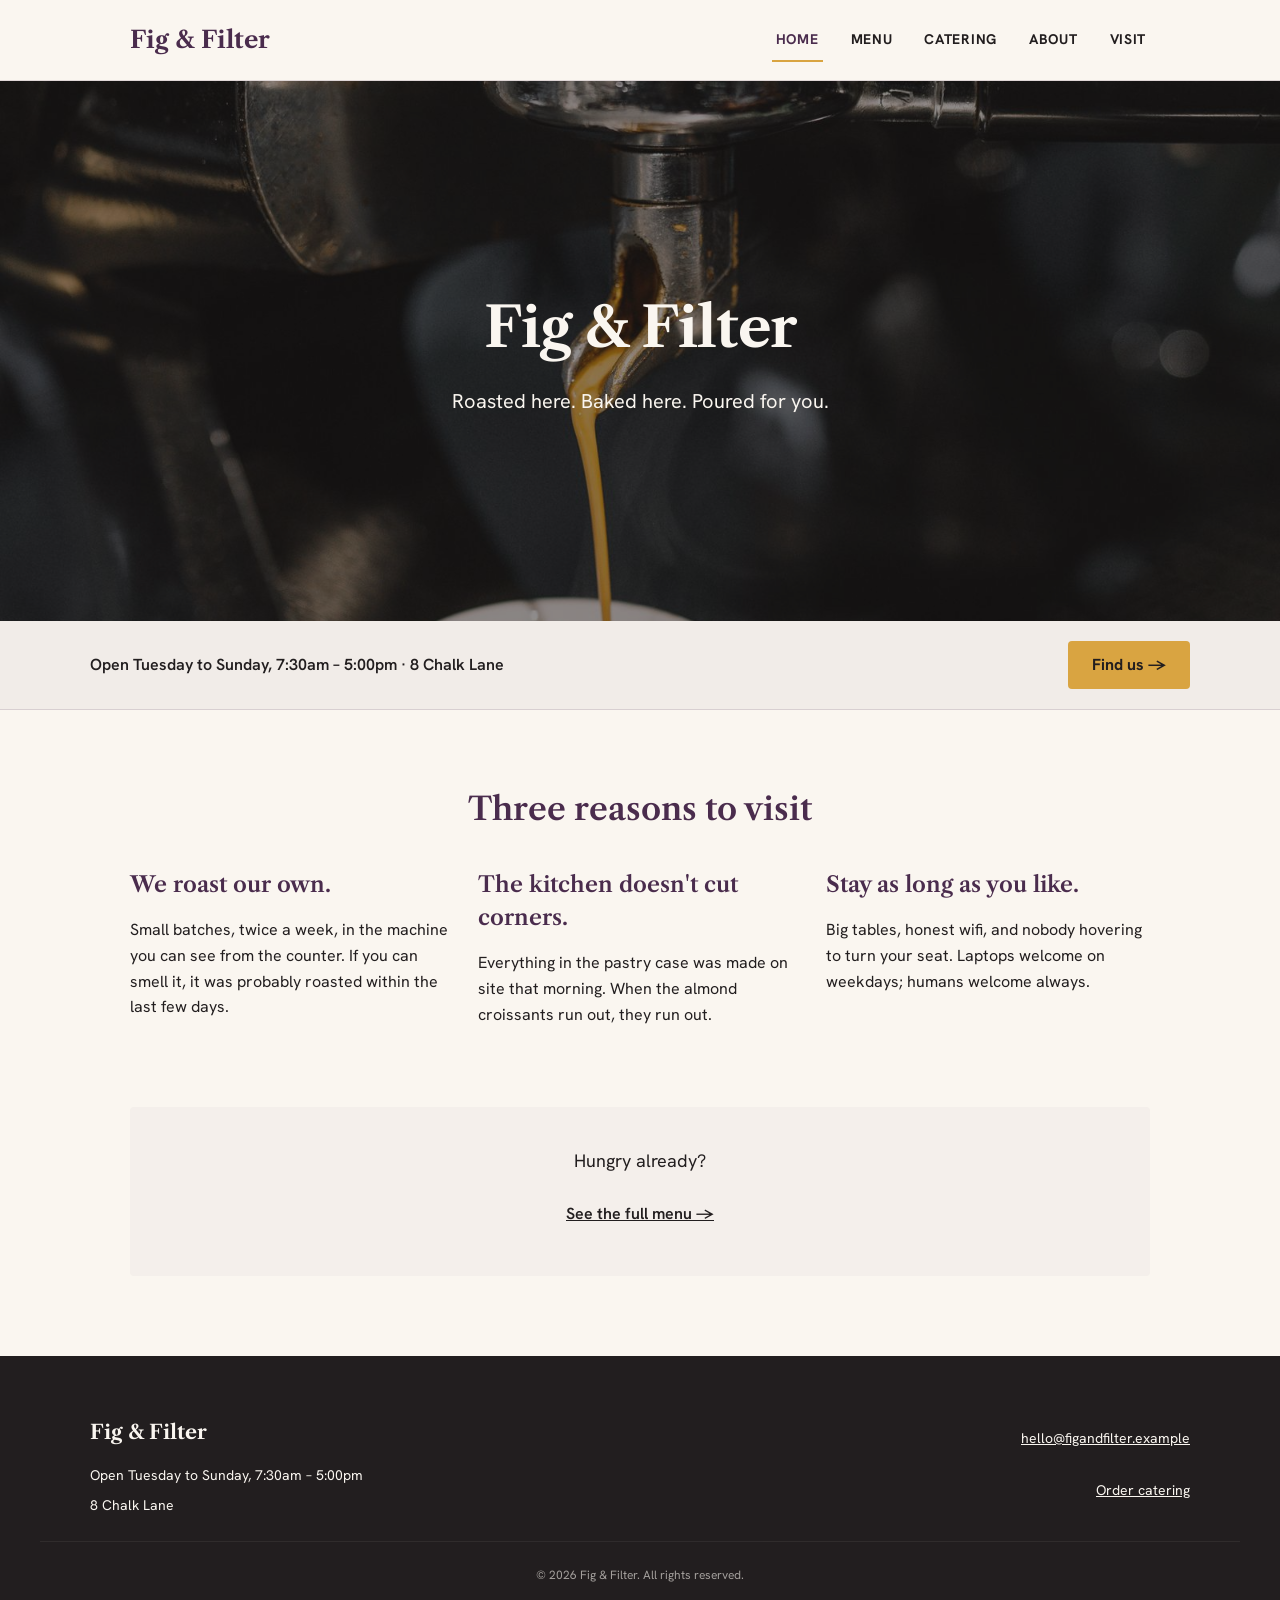
<file: index.html>
<!DOCTYPE html>
<html lang="en">
<head>
  <meta charset="UTF-8">
  <meta name="viewport" content="width=device-width, initial-scale=1.0">
  <title>Fig & Filter | Home</title>
  <meta name="description" content="Fig & Filter: neighborhood roastery and bakehouse on Chalk Lane. Small batches, twice a week. Everything baked fresh on site daily.">
  <link rel="stylesheet" href="styles.css">
</head>
<body>
  <header class="site-header">
    <div class="header-container">
      <div class="logo">
        <a href="index.html">Fig & Filter</a>
      </div>
      <button class="nav-toggle" aria-label="Toggle menu" id="navToggle">Menu</button>
      <nav class="nav-menu" id="navMenu">
        <a href="index.html" class="nav-link active">Home</a>
        <a href="menu.html" class="nav-link">Menu</a>
        <a href="catering.html" class="nav-link">Catering</a>
        <a href="about.html" class="nav-link">About</a>
        <a href="visit.html" class="nav-link">Visit</a>
      </nav>
    </div>
  </header>

  <main>
    <section class="hero-header-container">
      <img src="images/hero-espresso-pour.jpg" alt="Espresso pouring from the portafilter into a white cup at the Fig & Filter counter" class="hero-image">
      <div class="hero-overlay"></div>
      <div class="hero-content">
        <h1 class="hero-title">Fig & Filter</h1>
        <p class="hero-subtitle">Roasted here. Baked here. Poured for you.</p>
      </div>
    </section>

    <section class="essentials-banner">
      <div class="essentials-container">
        <span class="essentials-text">Open Tuesday to Sunday, 7:30am – 5:00pm · 8 Chalk Lane</span>
        <a href="visit.html" class="btn-primary">Find us →</a>
      </div>
    </section>

    <div class="container">
      <section class="section-gap">
        <h2 class="headline-md text-center section-title">Three reasons to visit</h2>
        <div class="reasons-grid">
          <div class="reason-card">
            <h3 class="reason-title">We roast our own.</h3>
            <p class="reason-body">Small batches, twice a week, in the machine you can see from the counter. If you can smell it, it was probably roasted within the last few days.</p>
          </div>
          <div class="reason-card">
            <h3 class="reason-title">The kitchen doesn't cut corners.</h3>
            <p class="reason-body">Everything in the pastry case was made on site that morning. When the almond croissants run out, they run out.</p>
          </div>
          <div class="reason-card">
            <h3 class="reason-title">Stay as long as you like.</h3>
            <p class="reason-body">Big tables, honest wifi, and nobody hovering to turn your seat. Laptops welcome on weekdays; humans welcome always.</p>
          </div>
        </div>
      </section>

      <section class="teaser-section">
        <p class="body-lg">Hungry already?</p>
        <a href="menu.html" class="btn-secondary">See the full menu →</a>
      </section>
    </div>
  </main>

  <footer class="site-footer">
    <div class="footer-container">
      <div class="footer-info">
        <div class="footer-brand">Fig & Filter</div>
        <p>Open Tuesday to Sunday, 7:30am – 5:00pm</p>
        <p>8 Chalk Lane</p>
      </div>
      <div class="footer-links">
        <a href="mailto:hello@figandfilter.example" class="footer-link">hello@figandfilter.example</a>
        <a href="catering.html" class="footer-link">Order catering</a>
      </div>
    </div>
    <div class="footer-copyright">
      &copy; 2026 Fig & Filter. All rights reserved.
    </div>
  </footer>

  <script>
    document.addEventListener('DOMContentLoaded', () => {
      const toggle = document.getElementById('navToggle');
      const menu = document.getElementById('navMenu');
      if (toggle && menu) {
        toggle.addEventListener('click', () => {
          menu.classList.toggle('active');
          const isExpanded = menu.classList.contains('active');
          toggle.setAttribute('aria-expanded', isExpanded);
          toggle.textContent = isExpanded ? 'Close' : 'Menu';
        });
      }
    });
  </script>
</body>
</html>
</file>
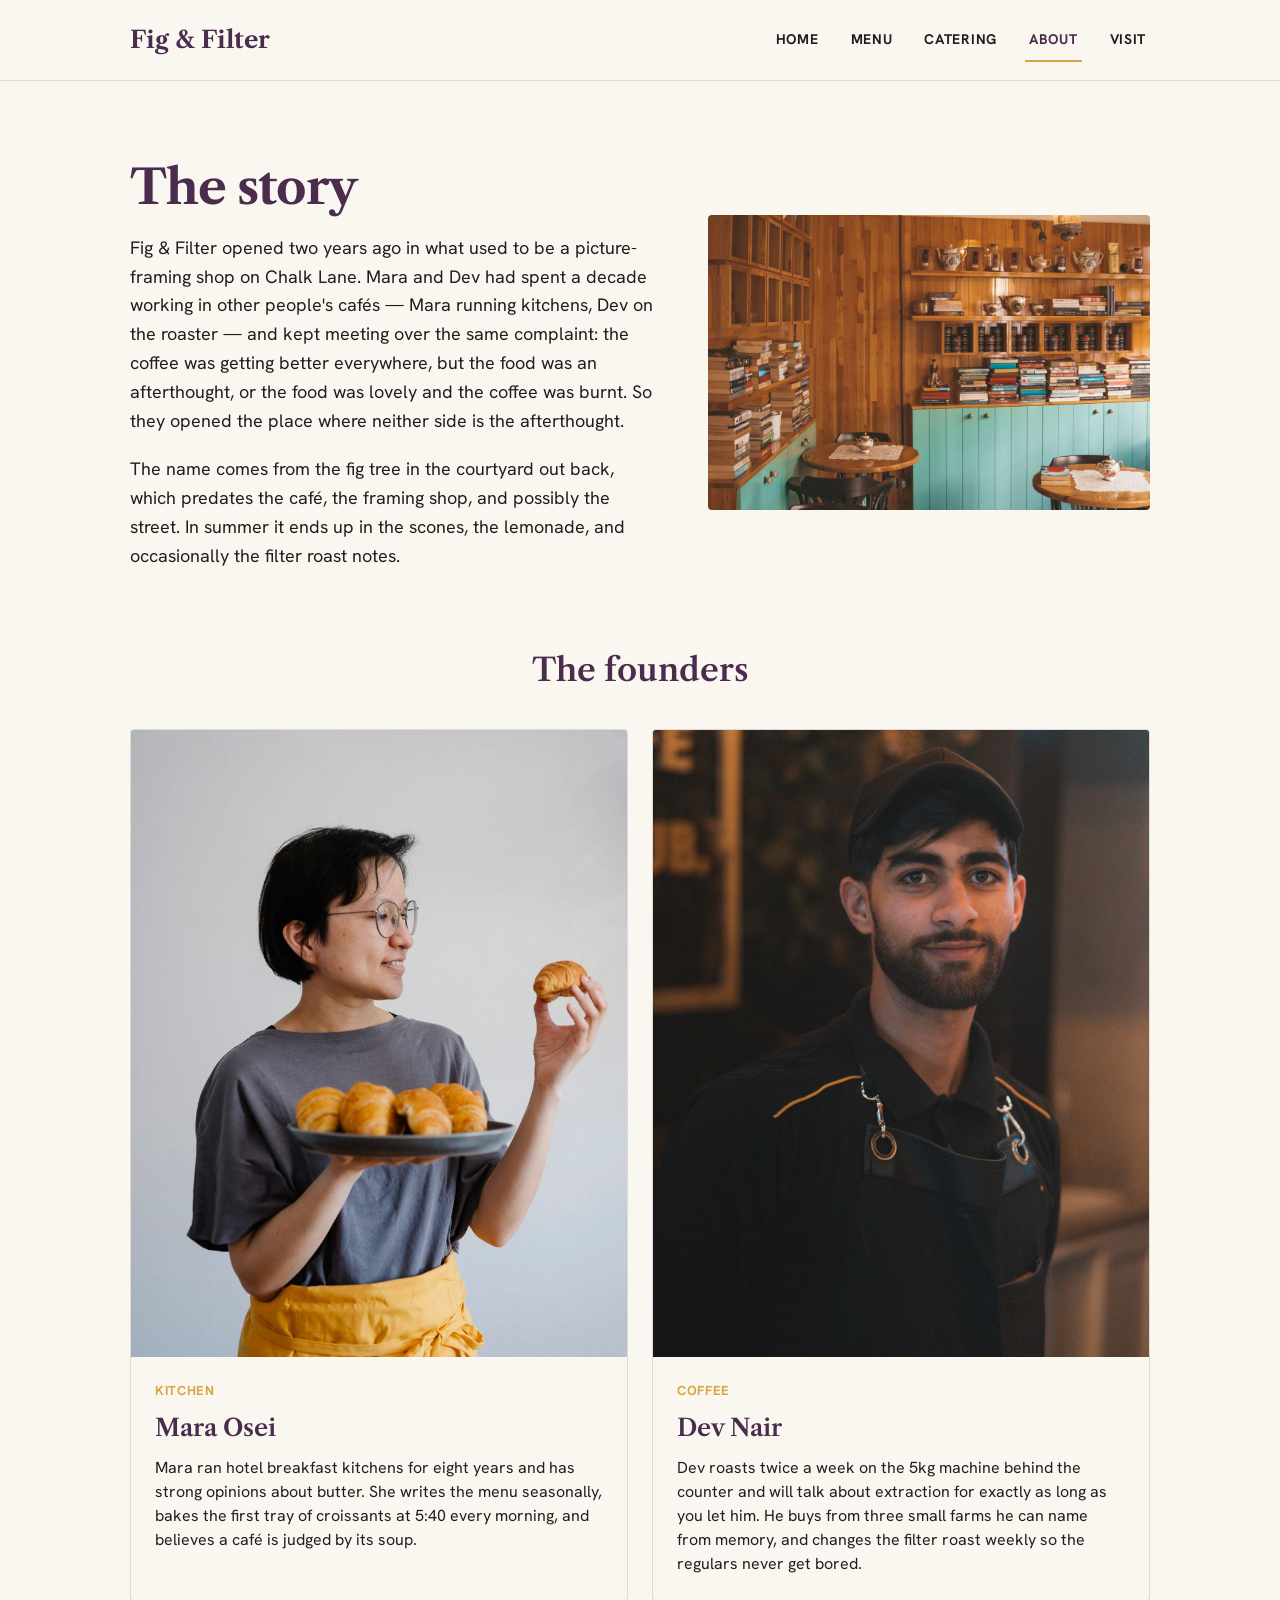
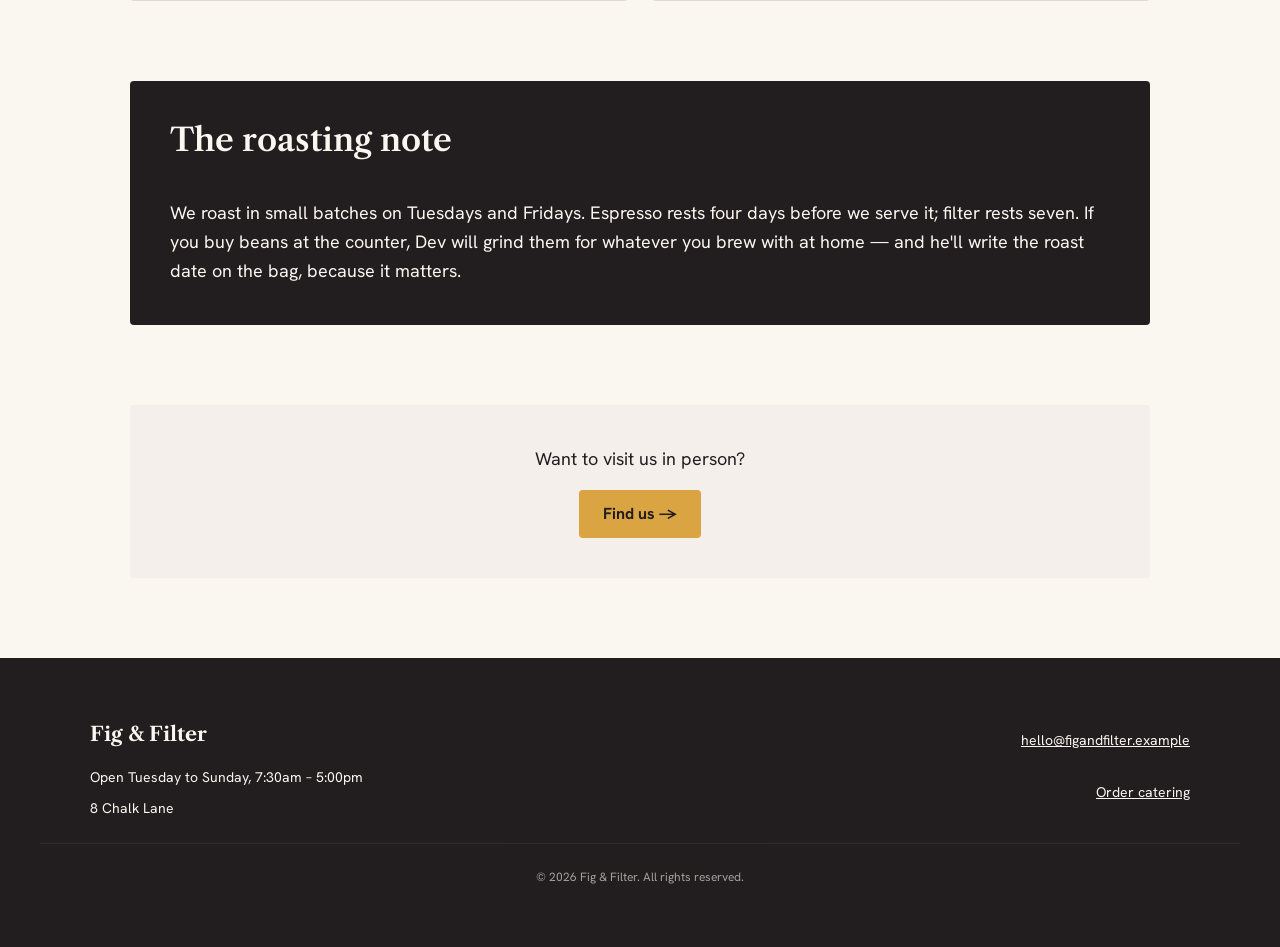
<file: about.html>
<!DOCTYPE html>
<html lang="en">
<head>
  <meta charset="UTF-8">
  <meta name="viewport" content="width=device-width, initial-scale=1.0">
  <title>Fig & Filter | About</title>
  <meta name="description" content="The story of Fig & Filter: founded by Mara and Dev to bring together outstanding coffee and exceptional handmade food on Chalk Lane.">
  <link rel="stylesheet" href="styles.css">
</head>
<body>
  <header class="site-header">
    <div class="header-container">
      <div class="logo">
        <a href="index.html">Fig & Filter</a>
      </div>
      <button class="nav-toggle" aria-label="Toggle menu" id="navToggle">Menu</button>
      <nav class="nav-menu" id="navMenu">
        <a href="index.html" class="nav-link">Home</a>
        <a href="menu.html" class="nav-link">Menu</a>
        <a href="catering.html" class="nav-link">Catering</a>
        <a href="about.html" class="nav-link active">About</a>
        <a href="visit.html" class="nav-link">Visit</a>
      </nav>
    </div>
  </header>

  <main class="container">
    <!-- Story Section -->
    <section class="about-story-section section-gap">
      <div class="about-story-text">
        <h1 class="display-lg">The story</h1>
        <p class="body-lg">Fig & Filter opened two years ago in what used to be a picture-framing shop on Chalk Lane. Mara and Dev had spent a decade working in other people's cafés — Mara running kitchens, Dev on the roaster — and kept meeting over the same complaint: the coffee was getting better everywhere, but the food was an afterthought, or the food was lovely and the coffee was burnt. So they opened the place where neither side is the afterthought.</p>
        <p class="body-lg">The name comes from the fig tree in the courtyard out back, which predates the café, the framing shop, and possibly the street. In summer it ends up in the scones, the lemonade, and occasionally the filter roast notes.</p>
      </div>
      <div class="about-story-image">
        <img src="images/interior-seating.jpg" alt="Wooden tables inside the café, surrounded by shelves of books and tea tins">
      </div>
    </section>

    <!-- Founders Section -->
    <section class="founders-section section-gap">
      <h2 class="headline-md text-center">The founders</h2>
      <div class="founders-grid">
        <!-- Mara's Card -->
        <div class="founder-card">
          <div class="founder-image-wrapper">
            <img src="images/founder-mara.jpg" alt="Mara Osei holding a plate of freshly baked croissants">
          </div>
          <div class="founder-info">
            <span class="founder-role">kitchen</span>
            <h3 class="headline-sm" style="color: var(--color-primary);">Mara Osei</h3>
            <p class="body-md">Mara ran hotel breakfast kitchens for eight years and has strong opinions about butter. She writes the menu seasonally, bakes the first tray of croissants at 5:40 every morning, and believes a café is judged by its soup.</p>
          </div>
        </div>

        <!-- Dev's Card -->
        <div class="founder-card">
          <div class="founder-image-wrapper">
            <img src="images/founder-dev.jpg" alt="Dev Nair in his cap and apron behind the counter">
          </div>
          <div class="founder-info">
            <span class="founder-role">coffee</span>
            <h3 class="headline-sm" style="color: var(--color-primary);">Dev Nair</h3>
            <p class="body-md">Dev roasts twice a week on the 5kg machine behind the counter and will talk about extraction for exactly as long as you let him. He buys from three small farms he can name from memory, and changes the filter roast weekly so the regulars never get bored.</p>
          </div>
        </div>
      </div>
    </section>

    <!-- Roasting Note Section -->
    <section class="roasting-note-section section-gap">
      <div class="roasting-note-content">
        <h2 class="headline-md">The roasting note</h2>
        <p class="body-lg">We roast in small batches on Tuesdays and Fridays. Espresso rests four days before we serve it; filter rests seven. If you buy beans at the counter, Dev will grind them for whatever you brew with at home — and he'll write the roast date on the bag, because it matters.</p>
      </div>
    </section>

    <!-- Call to Action Section -->
    <section class="teaser-section">
      <p class="body-lg">Want to visit us in person?</p>
      <a href="visit.html" class="btn-primary">Find us →</a>
    </section>
  </main>

  <footer class="site-footer">
    <div class="footer-container">
      <div class="footer-info">
        <div class="footer-brand">Fig & Filter</div>
        <p>Open Tuesday to Sunday, 7:30am – 5:00pm</p>
        <p>8 Chalk Lane</p>
      </div>
      <div class="footer-links">
        <a href="mailto:hello@figandfilter.example" class="footer-link">hello@figandfilter.example</a>
        <a href="catering.html" class="footer-link">Order catering</a>
      </div>
    </div>
    <div class="footer-copyright">
      &copy; 2026 Fig & Filter. All rights reserved.
    </div>
  </footer>

  <script>
    document.addEventListener('DOMContentLoaded', () => {
      const toggle = document.getElementById('navToggle');
      const menu = document.getElementById('navMenu');
      if (toggle && menu) {
        toggle.addEventListener('click', () => {
          menu.classList.toggle('active');
          const isExpanded = menu.classList.contains('active');
          toggle.setAttribute('aria-expanded', isExpanded);
          toggle.textContent = isExpanded ? 'Close' : 'Menu';
        });
      }
    });
  </script>
</body>
</html>
</file>
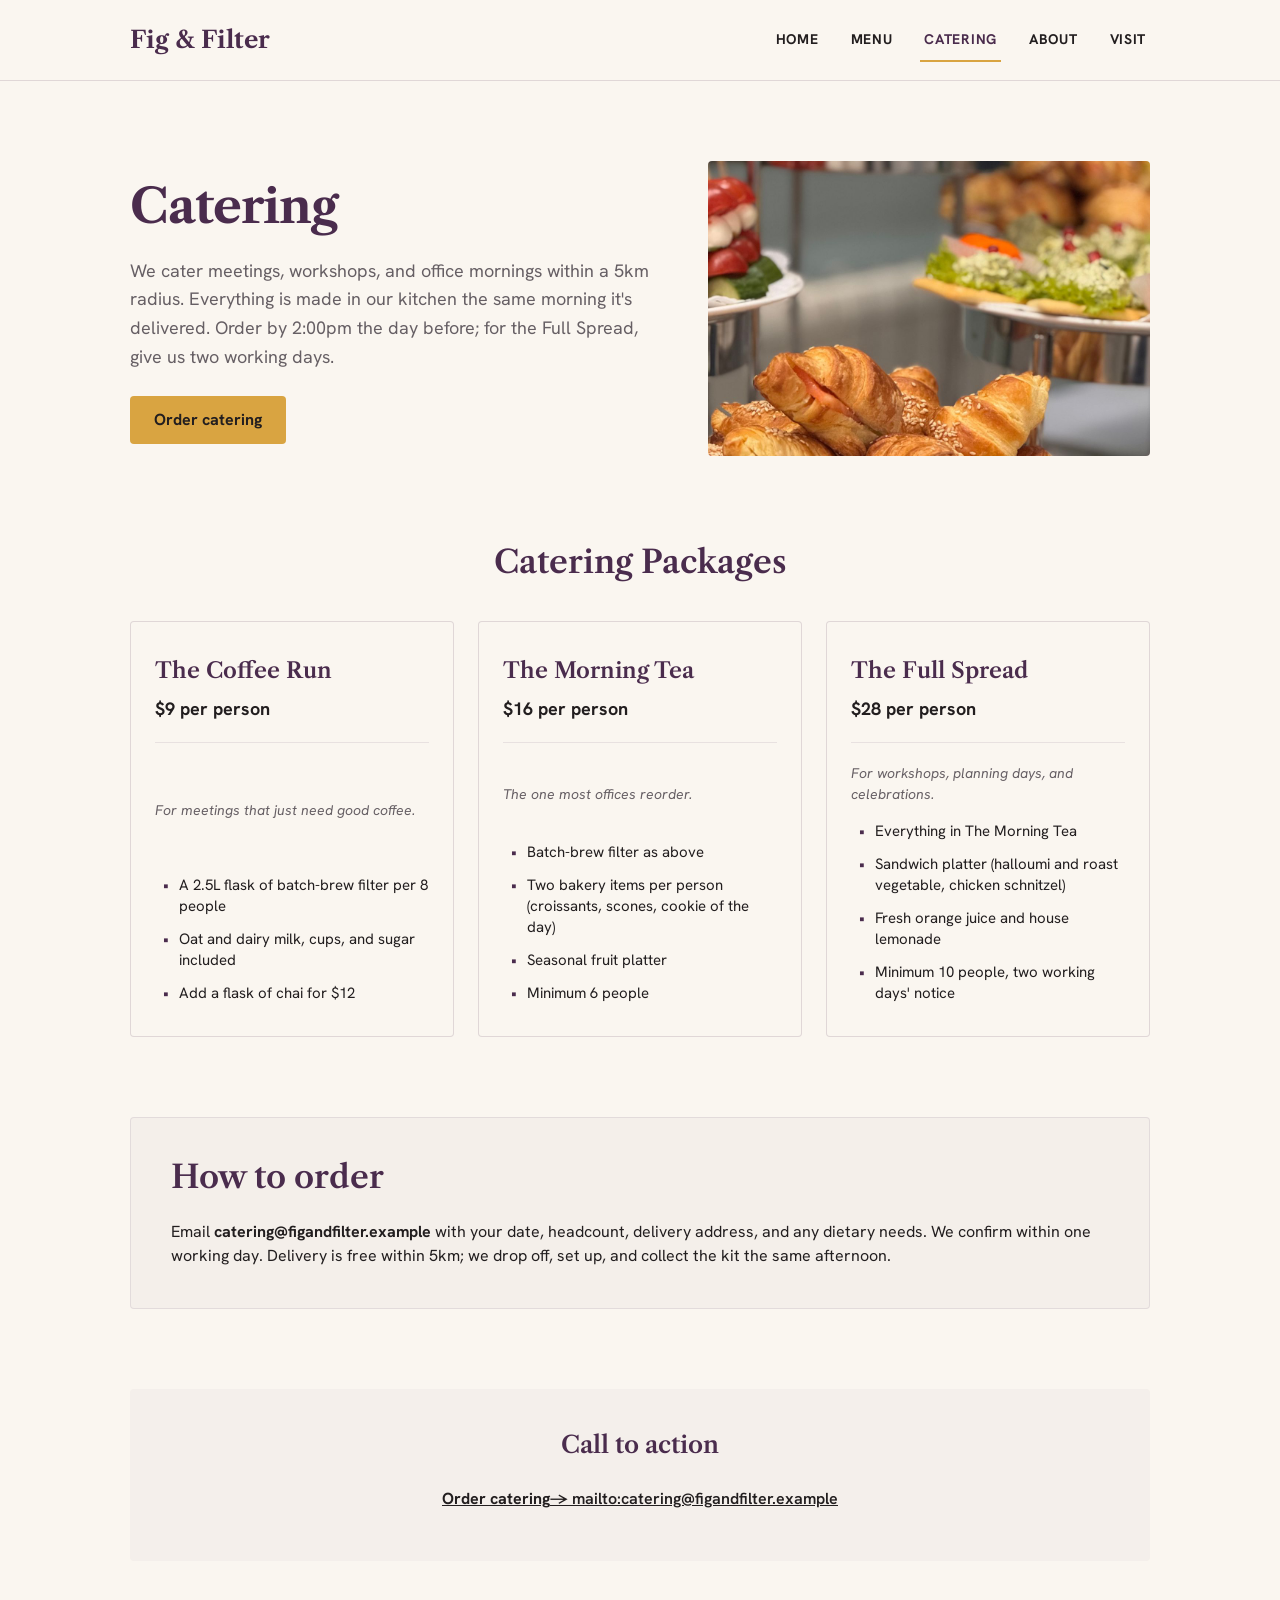
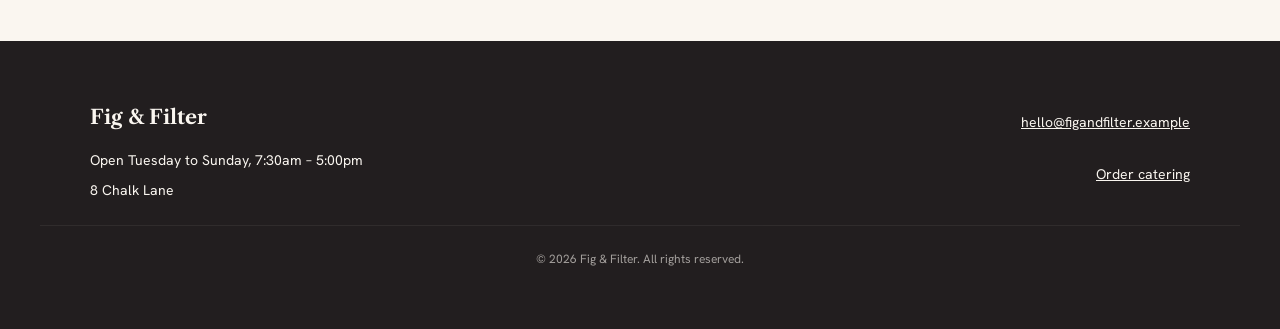
<file: catering.html>
<!DOCTYPE html>
<html lang="en">
<head>
  <meta charset="UTF-8">
  <meta name="viewport" content="width=device-width, initial-scale=1.0">
  <title>Fig & Filter | Catering</title>
  <meta name="description" content="Artisanal catering for meetings, workshops, and office events. Baked and roasted fresh daily, delivered within a 5km radius.">
  <link rel="stylesheet" href="styles.css">
</head>
<body>
  <header class="site-header">
    <div class="header-container">
      <div class="logo">
        <a href="index.html">Fig & Filter</a>
      </div>
      <button class="nav-toggle" aria-label="Toggle menu" id="navToggle">Menu</button>
      <nav class="nav-menu" id="navMenu">
        <a href="index.html" class="nav-link">Home</a>
        <a href="menu.html" class="nav-link">Menu</a>
        <a href="catering.html" class="nav-link active">Catering</a>
        <a href="about.html" class="nav-link">About</a>
        <a href="visit.html" class="nav-link">Visit</a>
      </nav>
    </div>
  </header>

  <main class="container">
    <!-- Intro Section -->
    <section class="catering-intro-section section-gap">
      <div class="catering-intro-text">
        <h1 class="display-lg">Catering</h1>
        <p class="body-lg text-muted">We cater meetings, workshops, and office mornings within a 5km radius. Everything is made in our kitchen the same morning it's delivered. Order by 2:00pm the day before; for the Full Spread, give us two working days.</p>
        <a href="mailto:catering@figandfilter.example" class="btn-primary">Order catering</a>
      </div>
      <div class="catering-image">
        <img src="images/catering-spread.jpg" alt="A catering spread of filled croissants and canapés on serving stands">
      </div>
    </section>

    <!-- Packages Section -->
    <section class="section-gap">
      <h2 class="headline-md text-center" style="margin-bottom: 32px;">Catering Packages</h2>
      <div class="packages-grid">
        <!-- Card 1: The Coffee Run -->
        <div class="package-card">
          <div class="package-header">
            <h3 class="package-title">The Coffee Run</h3>
            <span class="package-price">$9 per person</span>
          </div>
          <p class="package-description">For meetings that just need good coffee.</p>
          <ul class="package-inclusions">
            <li>A 2.5L flask of batch-brew filter per 8 people</li>
            <li>Oat and dairy milk, cups, and sugar included</li>
            <li>Add a flask of chai for $12</li>
          </ul>
        </div>

        <!-- Card 2: The Morning Tea -->
        <div class="package-card">
          <div class="package-header">
            <h3 class="package-title">The Morning Tea</h3>
            <span class="package-price">$16 per person</span>
          </div>
          <p class="package-description">The one most offices reorder.</p>
          <ul class="package-inclusions">
            <li>Batch-brew filter as above</li>
            <li>Two bakery items per person (croissants, scones, cookie of the day)</li>
            <li>Seasonal fruit platter</li>
            <li>Minimum 6 people</li>
          </ul>
        </div>

        <!-- Card 3: The Full Spread -->
        <div class="package-card">
          <div class="package-header">
            <h3 class="package-title">The Full Spread</h3>
            <span class="package-price">$28 per person</span>
          </div>
          <p class="package-description">For workshops, planning days, and celebrations.</p>
          <ul class="package-inclusions">
            <li>Everything in The Morning Tea</li>
            <li>Sandwich platter (halloumi and roast vegetable, chicken schnitzel)</li>
            <li>Fresh orange juice and house lemonade</li>
            <li>Minimum 10 people, two working days' notice</li>
          </ul>
        </div>
      </div>
    </section>

    <!-- How to Order Section -->
    <section class="how-to-order-section section-gap">
      <div class="how-to-order-container">
        <h2 class="headline-md">How to order</h2>
        <p class="body-md">Email <strong>catering@figandfilter.example</strong> with your date, headcount, delivery address, and any dietary needs. We confirm within one working day. Delivery is free within 5km; we drop off, set up, and collect the kit the same afternoon.</p>
      </div>
    </section>

    <!-- Call to action Section -->
    <section class="teaser-section">
      <h2 class="headline-sm">Call to action</h2>
      <p class="body-lg">
        <a href="mailto:catering@figandfilter.example" class="btn-secondary"><strong>Order catering</strong> → mailto:catering@figandfilter.example</a>
      </p>
    </section>
  </main>

  <footer class="site-footer">
    <div class="footer-container">
      <div class="footer-info">
        <div class="footer-brand">Fig & Filter</div>
        <p>Open Tuesday to Sunday, 7:30am – 5:00pm</p>
        <p>8 Chalk Lane</p>
      </div>
      <div class="footer-links">
        <a href="mailto:hello@figandfilter.example" class="footer-link">hello@figandfilter.example</a>
        <a href="catering.html" class="footer-link">Order catering</a>
      </div>
    </div>
    <div class="footer-copyright">
      &copy; 2026 Fig & Filter. All rights reserved.
    </div>
  </footer>

  <script>
    document.addEventListener('DOMContentLoaded', () => {
      const toggle = document.getElementById('navToggle');
      const menu = document.getElementById('navMenu');
      if (toggle && menu) {
        toggle.addEventListener('click', () => {
          menu.classList.toggle('active');
          const isExpanded = menu.classList.contains('active');
          toggle.setAttribute('aria-expanded', isExpanded);
          toggle.textContent = isExpanded ? 'Close' : 'Menu';
        });
      }
    });
  </script>
</body>
</html>
</file>
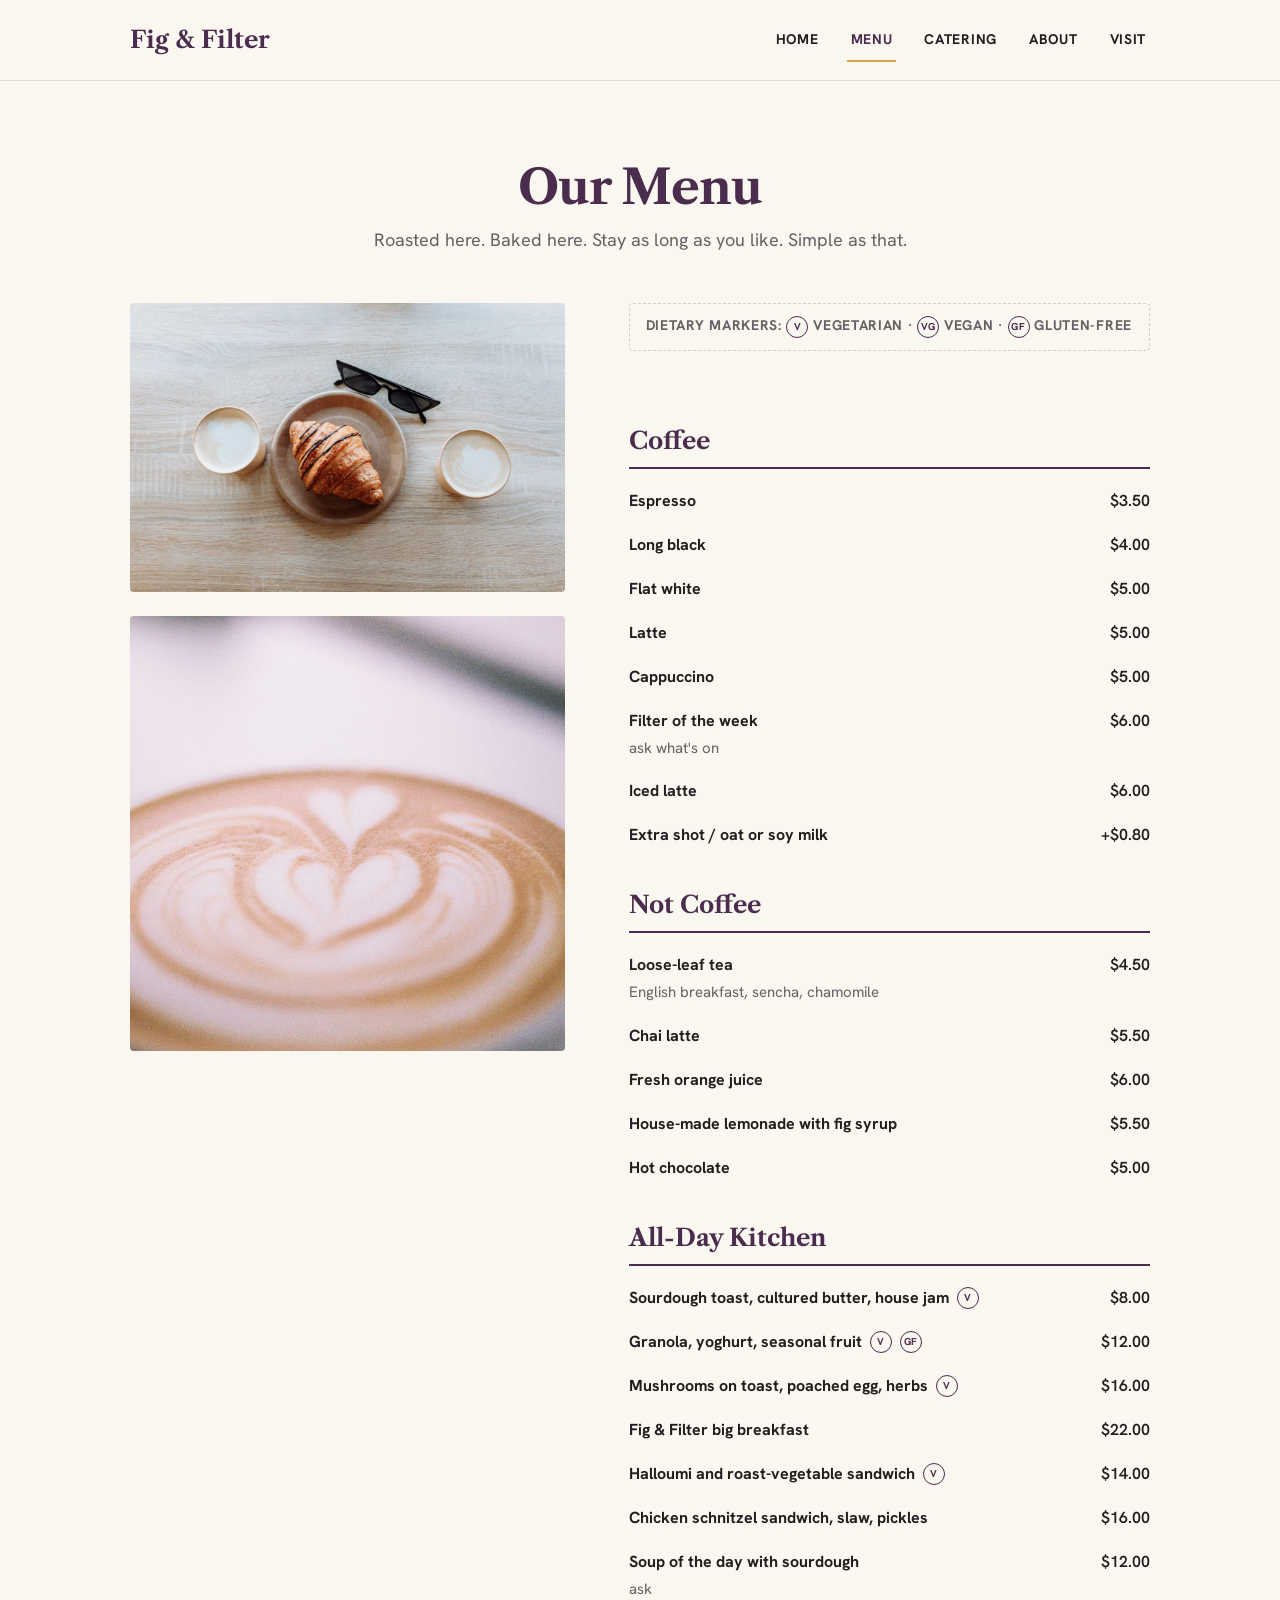
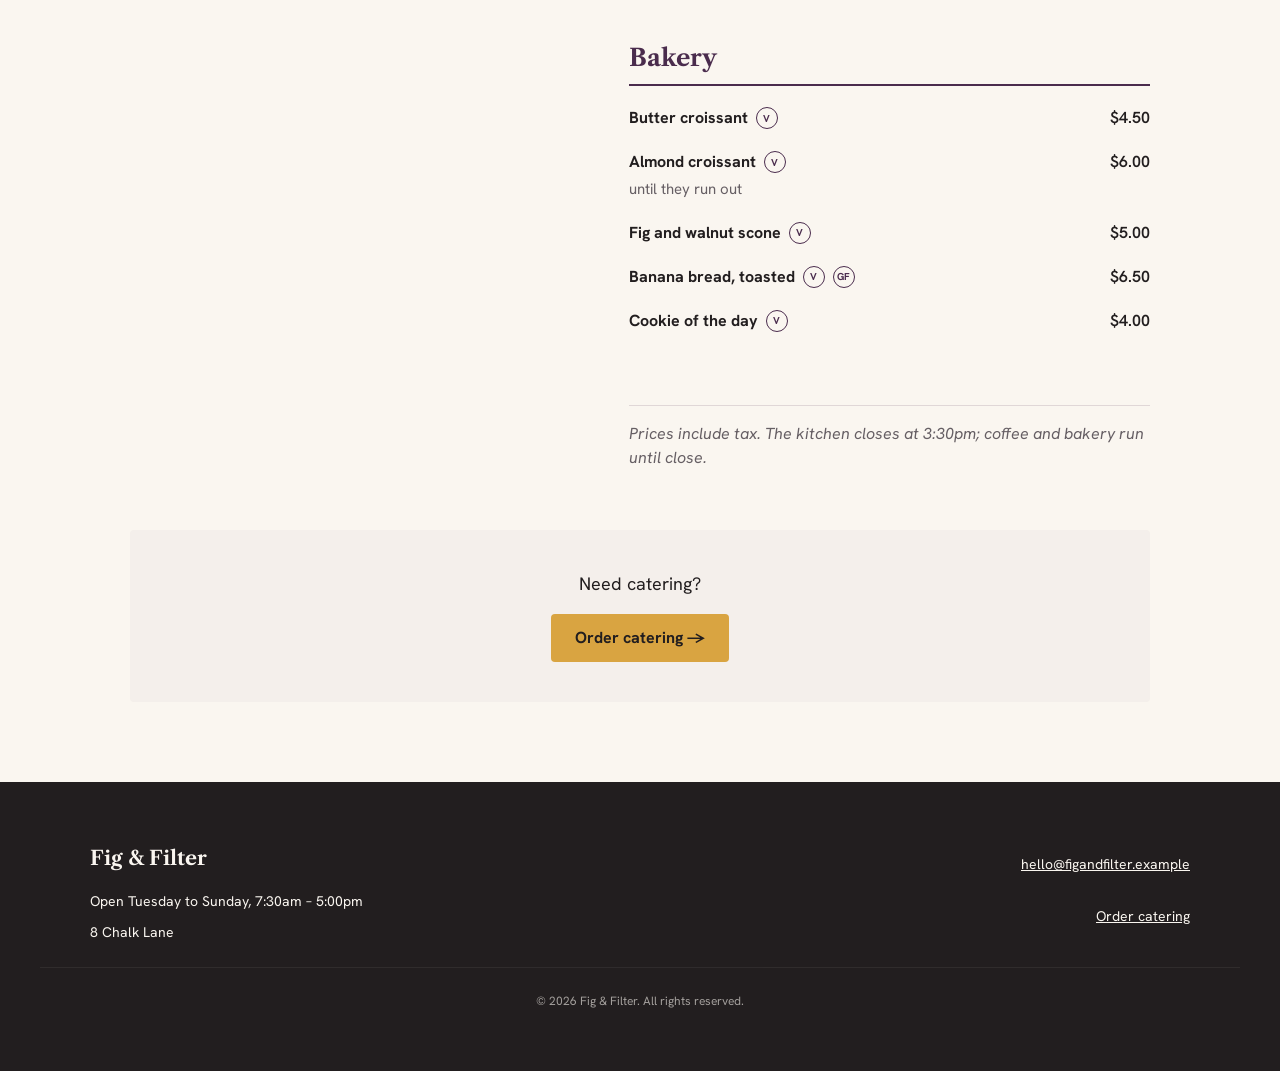
<file: menu.html>
<!DOCTYPE html>
<html lang="en">
<head>
  <meta charset="UTF-8">
  <meta name="viewport" content="width=device-width, initial-scale=1.0">
  <title>Fig & Filter | Menu</title>
  <meta name="description" content="View the menu at Fig & Filter: specialty coffee, loose-leaf tea, fresh house-made juices, sourdough toasts, bakery, and seasonal specials.">
  <link rel="stylesheet" href="styles.css">
</head>
<body>
  <header class="site-header">
    <div class="header-container">
      <div class="logo">
        <a href="index.html">Fig & Filter</a>
      </div>
      <button class="nav-toggle" aria-label="Toggle menu" id="navToggle">Menu</button>
      <nav class="nav-menu" id="navMenu">
        <a href="index.html" class="nav-link">Home</a>
        <a href="menu.html" class="nav-link active">Menu</a>
        <a href="catering.html" class="nav-link">Catering</a>
        <a href="about.html" class="nav-link">About</a>
        <a href="visit.html" class="nav-link">Visit</a>
      </nav>
    </div>
  </header>

  <main class="container">
    <header class="menu-page-header text-center">
      <h1 class="display-lg">Our Menu</h1>
      <p class="body-lg text-muted" style="margin-top: 12px;">Roasted here. Baked here. Stay as long as you like. Simple as that.</p>
    </header>

    <div class="menu-container">
      <!-- Left Column: Images -->
      <section class="menu-images">
        <img src="images/menu-flatlay.jpg" alt="A croissant and two lattes on a wooden table, seen from above" class="menu-img-flatlay">
        <img src="images/latte-art.jpg" alt="Close-up of heart-shaped latte art in a Fig & Filter cup" class="menu-img-latte">
      </section>

      <!-- Right Column: Menu Sections -->
      <section class="menu-sections">
        <div class="dietary-legend label-caps text-muted">
          Dietary markers: <span class="dietary-marker">V</span> vegetarian · <span class="dietary-marker">VG</span> vegan · <span class="dietary-marker">GF</span> gluten-free
        </div>

        <!-- Coffee Section -->
        <div class="menu-section">
          <h2 class="menu-section-title">Coffee</h2>
          <div class="menu-list">
            <div class="menu-item">
              <div class="menu-item-header">
                <span class="menu-item-name">Espresso</span>
                <span class="menu-item-price">$3.50</span>
              </div>
            </div>
            <div class="menu-item">
              <div class="menu-item-header">
                <span class="menu-item-name">Long black</span>
                <span class="menu-item-price">$4.00</span>
              </div>
            </div>
            <div class="menu-item">
              <div class="menu-item-header">
                <span class="menu-item-name">Flat white</span>
                <span class="menu-item-price">$5.00</span>
              </div>
            </div>
            <div class="menu-item">
              <div class="menu-item-header">
                <span class="menu-item-name">Latte</span>
                <span class="menu-item-price">$5.00</span>
              </div>
            </div>
            <div class="menu-item">
              <div class="menu-item-header">
                <span class="menu-item-name">Cappuccino</span>
                <span class="menu-item-price">$5.00</span>
              </div>
            </div>
            <div class="menu-item">
              <div class="menu-item-header">
                <span class="menu-item-name">Filter of the week</span>
                <span class="menu-item-price">$6.00</span>
              </div>
              <p class="menu-item-description">ask what's on</p>
            </div>
            <div class="menu-item">
              <div class="menu-item-header">
                <span class="menu-item-name">Iced latte</span>
                <span class="menu-item-price">$6.00</span>
              </div>
            </div>
            <div class="menu-item">
              <div class="menu-item-header">
                <span class="menu-item-name">Extra shot / oat or soy milk</span>
                <span class="menu-item-price">+$0.80</span>
              </div>
            </div>
          </div>
        </div>

        <!-- Not Coffee Section -->
        <div class="menu-section">
          <h2 class="menu-section-title">Not Coffee</h2>
          <div class="menu-list">
            <div class="menu-item">
              <div class="menu-item-header">
                <span class="menu-item-name">Loose-leaf tea</span>
                <span class="menu-item-price">$4.50</span>
              </div>
              <p class="menu-item-description">English breakfast, sencha, chamomile</p>
            </div>
            <div class="menu-item">
              <div class="menu-item-header">
                <span class="menu-item-name">Chai latte</span>
                <span class="menu-item-price">$5.50</span>
              </div>
            </div>
            <div class="menu-item">
              <div class="menu-item-header">
                <span class="menu-item-name">Fresh orange juice</span>
                <span class="menu-item-price">$6.00</span>
              </div>
            </div>
            <div class="menu-item">
              <div class="menu-item-header">
                <span class="menu-item-name">House-made lemonade with fig syrup</span>
                <span class="menu-item-price">$5.50</span>
              </div>
            </div>
            <div class="menu-item">
              <div class="menu-item-header">
                <span class="menu-item-name">Hot chocolate</span>
                <span class="menu-item-price">$5.00</span>
              </div>
            </div>
          </div>
        </div>

        <!-- All-Day Kitchen Section -->
        <div class="menu-section">
          <h2 class="menu-section-title">All-Day Kitchen</h2>
          <div class="menu-list">
            <div class="menu-item">
              <div class="menu-item-header">
                <span class="menu-item-name">Sourdough toast, cultured butter, house jam <span class="dietary-marker">V</span></span>
                <span class="menu-item-price">$8.00</span>
              </div>
            </div>
            <div class="menu-item">
              <div class="menu-item-header">
                <span class="menu-item-name">Granola, yoghurt, seasonal fruit <span class="dietary-marker">V</span><span class="dietary-marker">GF</span></span>
                <span class="menu-item-price">$12.00</span>
              </div>
            </div>
            <div class="menu-item">
              <div class="menu-item-header">
                <span class="menu-item-name">Mushrooms on toast, poached egg, herbs <span class="dietary-marker">V</span></span>
                <span class="menu-item-price">$16.00</span>
              </div>
            </div>
            <div class="menu-item">
              <div class="menu-item-header">
                <span class="menu-item-name">Fig & Filter big breakfast</span>
                <span class="menu-item-price">$22.00</span>
              </div>
            </div>
            <div class="menu-item">
              <div class="menu-item-header">
                <span class="menu-item-name">Halloumi and roast-vegetable sandwich <span class="dietary-marker">V</span></span>
                <span class="menu-item-price">$14.00</span>
              </div>
            </div>
            <div class="menu-item">
              <div class="menu-item-header">
                <span class="menu-item-name">Chicken schnitzel sandwich, slaw, pickles</span>
                <span class="menu-item-price">$16.00</span>
              </div>
            </div>
            <div class="menu-item">
              <div class="menu-item-header">
                <span class="menu-item-name">Soup of the day with sourdough</span>
                <span class="menu-item-price">$12.00</span>
              </div>
              <p class="menu-item-description">ask</p>
            </div>
          </div>
        </div>

        <!-- Bakery Section -->
        <div class="menu-section">
          <h2 class="menu-section-title">Bakery</h2>
          <div class="menu-list">
            <div class="menu-item">
              <div class="menu-item-header">
                <span class="menu-item-name">Butter croissant <span class="dietary-marker">V</span></span>
                <span class="menu-item-price">$4.50</span>
              </div>
            </div>
            <div class="menu-item">
              <div class="menu-item-header">
                <span class="menu-item-name">Almond croissant <span class="dietary-marker">V</span></span>
                <span class="menu-item-price">$6.00</span>
              </div>
              <p class="menu-item-description">until they run out</p>
            </div>
            <div class="menu-item">
              <div class="menu-item-header">
                <span class="menu-item-name">Fig and walnut scone <span class="dietary-marker">V</span></span>
                <span class="menu-item-price">$5.00</span>
              </div>
            </div>
            <div class="menu-item">
              <div class="menu-item-header">
                <span class="menu-item-name">Banana bread, toasted <span class="dietary-marker">V</span><span class="dietary-marker">GF</span></span>
                <span class="menu-item-price">$6.50</span>
              </div>
            </div>
            <div class="menu-item">
              <div class="menu-item-header">
                <span class="menu-item-name">Cookie of the day <span class="dietary-marker">V</span></span>
                <span class="menu-item-price">$4.00</span>
              </div>
            </div>
          </div>
        </div>

        <!-- Footnote -->
        <div class="body-md text-muted" style="margin-top: 32px; border-top: 1px solid rgba(74, 44, 77, 0.15); padding-top: 16px; font-style: italic;">
          Prices include tax. The kitchen closes at 3:30pm; coffee and bakery run until close.
        </div>
      </section>
    </div>

    <!-- Call to action block -->
    <section class="teaser-section">
      <p class="body-lg">Need catering?</p>
      <a href="catering.html" class="btn-primary">Order catering →</a>
    </section>
  </main>

  <footer class="site-footer">
    <div class="footer-container">
      <div class="footer-info">
        <div class="footer-brand">Fig & Filter</div>
        <p>Open Tuesday to Sunday, 7:30am – 5:00pm</p>
        <p>8 Chalk Lane</p>
      </div>
      <div class="footer-links">
        <a href="mailto:hello@figandfilter.example" class="footer-link">hello@figandfilter.example</a>
        <a href="catering.html" class="footer-link">Order catering</a>
      </div>
    </div>
    <div class="footer-copyright">
      &copy; 2026 Fig & Filter. All rights reserved.
    </div>
  </footer>

  <script>
    document.addEventListener('DOMContentLoaded', () => {
      const toggle = document.getElementById('navToggle');
      const menu = document.getElementById('navMenu');
      if (toggle && menu) {
        toggle.addEventListener('click', () => {
          menu.classList.toggle('active');
          const isExpanded = menu.classList.contains('active');
          toggle.setAttribute('aria-expanded', isExpanded);
          toggle.textContent = isExpanded ? 'Close' : 'Menu';
        });
      }
    });
  </script>
</body>
</html>
</file>
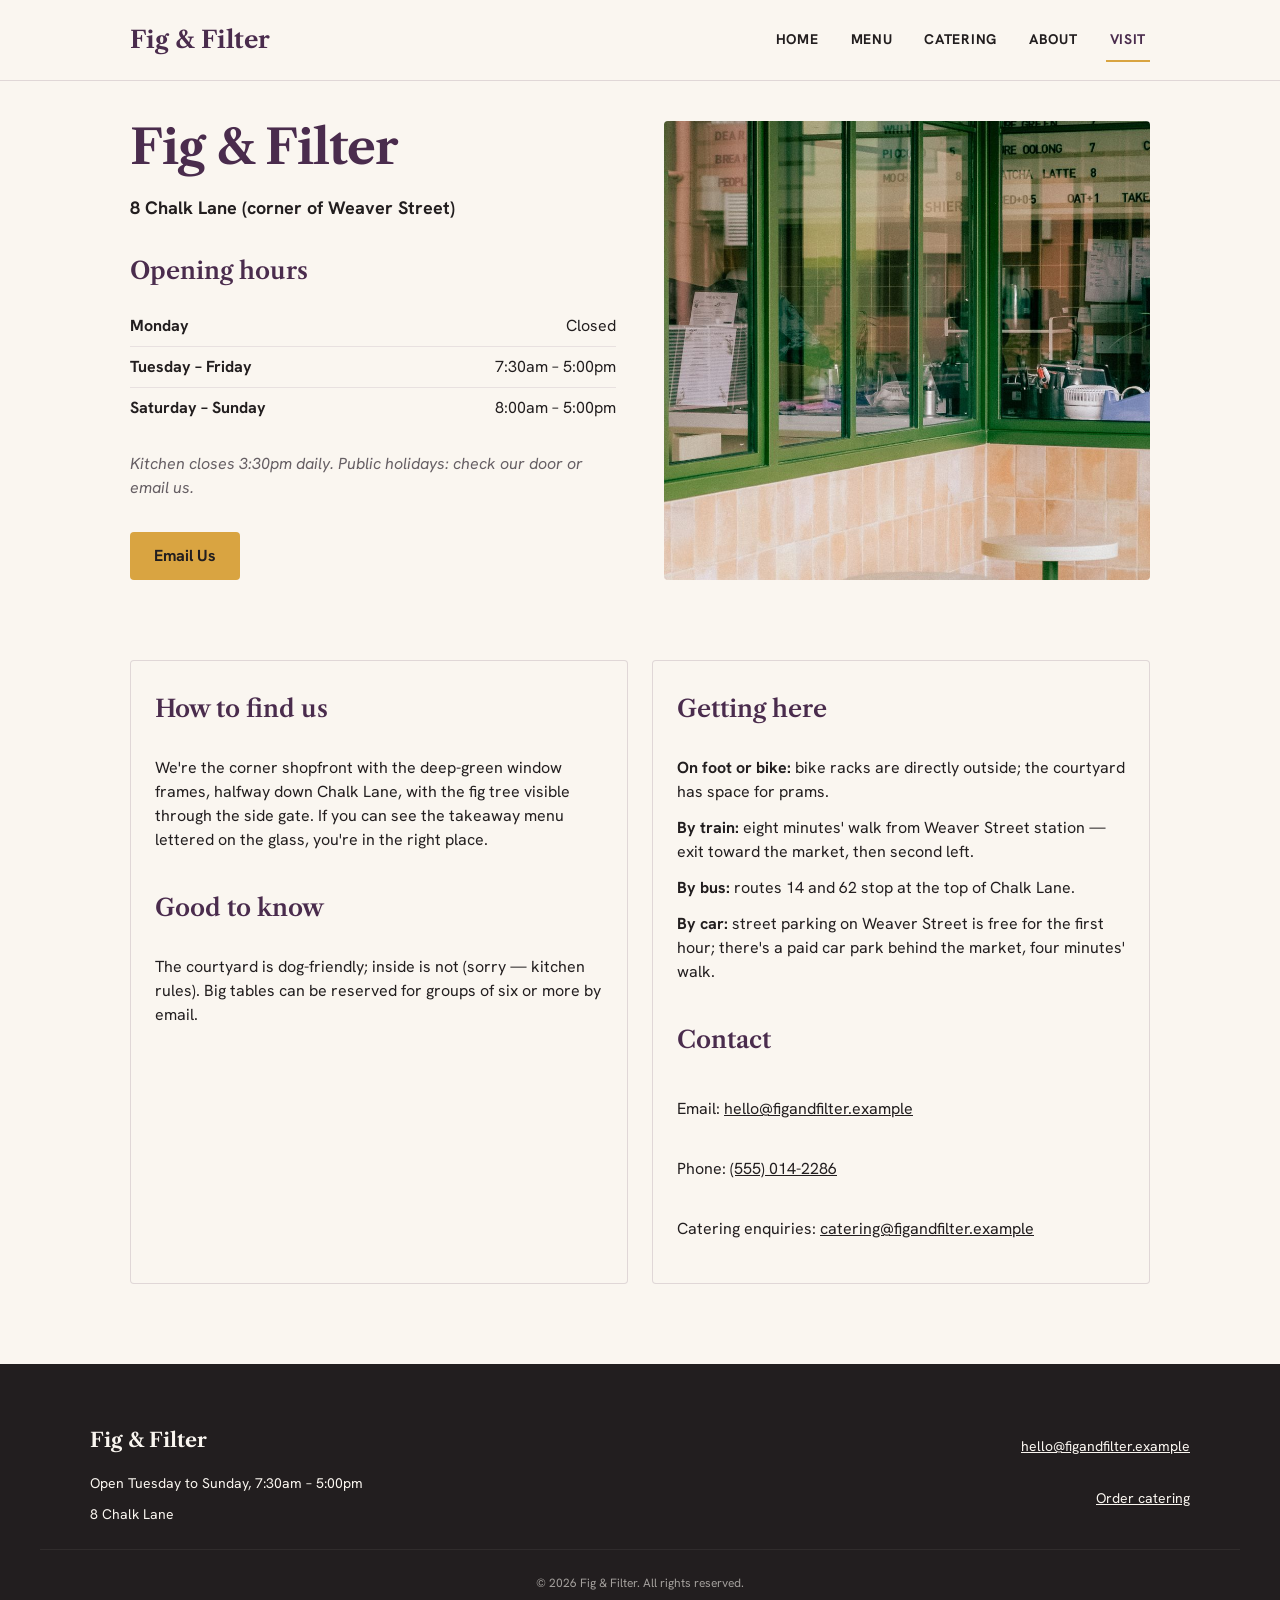
<file: visit.html>
<!DOCTYPE html>
<html lang="en">
<head>
  <meta charset="UTF-8">
  <meta name="viewport" content="width=device-width, initial-scale=1.0">
  <title>Fig & Filter | Visit</title>
  <meta name="description" content="Find Fig & Filter on Chalk Lane. Opening hours, transit options, street parking, contact details, and courtyard guidelines.">
  <link rel="stylesheet" href="styles.css">
</head>
<body>
  <header class="site-header">
    <div class="header-container">
      <div class="logo">
        <a href="index.html">Fig & Filter</a>
      </div>
      <button class="nav-toggle" aria-label="Toggle menu" id="navToggle">Menu</button>
      <nav class="nav-menu" id="navMenu">
        <a href="index.html" class="nav-link">Home</a>
        <a href="menu.html" class="nav-link">Menu</a>
        <a href="catering.html" class="nav-link">Catering</a>
        <a href="about.html" class="nav-link">About</a>
        <a href="visit.html" class="nav-link active">Visit</a>
      </nav>
    </div>
  </header>

  <main class="container" style="padding-top: 40px;">
    <!-- Address and Hours (Top Section / Above the Fold) -->
    <section class="visit-top-section section-gap">
      <div class="visit-info-column">
        <div class="visit-info-block">
          <h1 class="display-lg" style="margin-bottom: 8px;">Fig & Filter</h1>
          <p class="body-lg" style="font-weight: 700;">8 Chalk Lane (corner of Weaver Street)</p>
        </div>

        <div class="visit-info-block">
          <h2 class="headline-sm">Opening hours</h2>
          <table class="visit-hours-table">
            <tbody>
              <tr>
                <td>Monday</td>
                <td>Closed</td>
              </tr>
              <tr>
                <td>Tuesday – Friday</td>
                <td>7:30am – 5:00pm</td>
              </tr>
              <tr>
                <td>Saturday – Sunday</td>
                <td>8:00am – 5:00pm</td>
              </tr>
            </tbody>
          </table>
          <p class="body-md text-muted" style="margin-top: 12px; font-style: italic;">Kitchen closes 3:30pm daily. Public holidays: check our door or email us.</p>
        </div>
        
        <!-- Primary CTA -->
        <a href="mailto:hello@figandfilter.example" class="btn-primary">Email Us</a>
      </div>

      <div class="visit-image-column">
        <img src="images/storefront.jpg" alt="The Fig & Filter corner shopfront with deep-green window frames and a pavement table">
      </div>
    </section>

    <!-- Details Grid -->
    <section class="visit-details-grid">
      <!-- How to find us & Good to know -->
      <div class="card visit-detail-card">
        <div class="visit-info-block" style="gap: 16px;">
          <h3 class="headline-sm">How to find us</h3>
          <p class="body-md">We're the corner shopfront with the deep-green window frames, halfway down Chalk Lane, with the fig tree visible through the side gate. If you can see the takeaway menu lettered on the glass, you're in the right place.</p>
        </div>
        
        <div class="visit-info-block" style="gap: 16px; margin-top: 24px;">
          <h3 class="headline-sm">Good to know</h3>
          <p class="body-md">The courtyard is dog-friendly; inside is not (sorry — kitchen rules). Big tables can be reserved for groups of six or more by email.</p>
        </div>
      </div>

      <!-- Getting here & Contact -->
      <div class="card visit-detail-card">
        <div class="visit-info-block" style="gap: 16px;">
          <h3 class="headline-sm">Getting here</h3>
          <ul style="padding-left: 0; display: flex; flex-direction: column; gap: 12px;">
            <li class="body-md"><strong>On foot or bike:</strong> bike racks are directly outside; the courtyard has space for prams.</li>
            <li class="body-md"><strong>By train:</strong> eight minutes' walk from Weaver Street station — exit toward the market, then second left.</li>
            <li class="body-md"><strong>By bus:</strong> routes 14 and 62 stop at the top of Chalk Lane.</li>
            <li class="body-md"><strong>By car:</strong> street parking on Weaver Street is free for the first hour; there's a paid car park behind the market, four minutes' walk.</li>
          </ul>
        </div>

        <div class="visit-info-block" style="gap: 16px; margin-top: 24px;">
          <h3 class="headline-sm">Contact</h3>
          <ul class="contact-list">
            <li class="body-md">Email: <a href="mailto:hello@figandfilter.example" class="contact-link">hello@figandfilter.example</a></li>
            <li class="body-md">Phone: <a href="tel:5550142286" class="contact-link">(555) 014-2286</a></li>
            <li class="body-md">Catering enquiries: <a href="mailto:catering@figandfilter.example" class="contact-link">catering@figandfilter.example</a></li>
          </ul>
        </div>
      </div>
    </section>
  </main>

  <footer class="site-footer">
    <div class="footer-container">
      <div class="footer-info">
        <div class="footer-brand">Fig & Filter</div>
        <p>Open Tuesday to Sunday, 7:30am – 5:00pm</p>
        <p>8 Chalk Lane</p>
      </div>
      <div class="footer-links">
        <a href="mailto:hello@figandfilter.example" class="footer-link">hello@figandfilter.example</a>
        <a href="catering.html" class="footer-link">Order catering</a>
      </div>
    </div>
    <div class="footer-copyright">
      &copy; 2026 Fig & Filter. All rights reserved.
    </div>
  </footer>

  <script>
    document.addEventListener('DOMContentLoaded', () => {
      const toggle = document.getElementById('navToggle');
      const menu = document.getElementById('navMenu');
      if (toggle && menu) {
        toggle.addEventListener('click', () => {
          menu.classList.toggle('active');
          const isExpanded = menu.classList.contains('active');
          toggle.setAttribute('aria-expanded', isExpanded);
          toggle.textContent = isExpanded ? 'Close' : 'Menu';
        });
      }
    });
  </script>
</body>
</html>
</file>
<file: styles.css>
@import url('https://fonts.googleapis.com/css2?family=Hanken+Grotesk:ital,wght@0,100..900;1,100..900&family=Libre+Caslon+Text:ital,wght@0,400;0,700;1,400&display=swap');

:root {
  /* Colors */
  --color-surface: #FAF6F0; /* paper-bg */
  --color-text: #221E1F;    /* ink-black */
  --color-primary: #4A2C4D; /* fig-purple */
  --color-accent: #D9A441;  /* amber-accent */
  --color-footer-bg: #221E1F;
  --color-footer-text: #FAF6F0;
  
  /* Fonts */
  --font-headings: 'Libre Caslon Text', Georgia, serif;
  --font-body: 'Hanken Grotesk', -apple-system, BlinkMacSystemFont, "Segoe UI", Roboto, Helvetica, Arial, sans-serif;
  
  /* Shapes */
  --radius-default: 4px;
  --radius-full: 9999px;
  
  /* Layout Spacing */
  --space-unit: 8px;
  --container-max: 1100px;
  --gutter: 24px;
  --margin-mobile: 20px;
  --margin-desktop: 40px;
  --section-gap: 80px;
}

/* Reset */
* {
  box-sizing: border-box;
  margin: 0;
  padding: 0;
}

body {
  background-color: var(--color-surface);
  color: var(--color-text);
  font-family: var(--font-body);
  font-size: 16px;
  line-height: 1.5;
  -webkit-font-smoothing: antialiased;
}

/* Typography elements based on DESIGN.md */
h1, h2, h3, h4, h5, h6 {
  color: var(--color-primary);
  font-family: var(--font-headings);
  font-weight: 700;
}

.display-lg {
  font-family: var(--font-headings);
  font-size: 48px;
  font-weight: 700;
  line-height: 1.1;
  letter-spacing: -0.02em;
  color: var(--color-primary);
}

.headline-md {
  font-family: var(--font-headings);
  font-size: 32px;
  font-weight: 600;
  line-height: 1.2;
  color: var(--color-primary);
}

.headline-sm {
  font-family: var(--font-headings);
  font-size: 24px;
  font-weight: 600;
  line-height: 1.3;
  color: var(--color-primary);
}

.body-lg {
  font-family: var(--font-body);
  font-size: 18px;
  font-weight: 400;
  line-height: 1.6;
}

.body-md {
  font-family: var(--font-body);
  font-size: 16px;
  font-weight: 400;
  line-height: 1.5;
}

.label-caps {
  font-family: var(--font-body);
  font-size: 14px;
  font-weight: 700;
  line-height: 1;
  letter-spacing: 0.05em;
  text-transform: uppercase;
}

.price-tag {
  font-family: var(--font-body);
  font-size: 16px;
  font-weight: 600;
  line-height: 1;
}

/* Responsive typography overrides */
@media (max-width: 767px) {
  .display-lg {
    font-size: 36px; /* display-lg-mobile */
  }
}

/* General Layout Elements */
.container {
  max-width: var(--container-max);
  margin: 0 auto;
  padding: var(--section-gap) var(--margin-mobile);
}

@media (min-width: 768px) {
  .container {
    padding: var(--section-gap) var(--margin-desktop);
  }
}

.section-gap {
  margin-bottom: var(--section-gap);
}

.text-center {
  text-align: center;
}

.text-muted {
  color: #665f64;
}

/* Header & Navigation */
.site-header {
  border-bottom: 1px solid rgba(74, 44, 77, 0.15);
  background-color: var(--color-surface);
  position: sticky;
  top: 0;
  z-index: 100;
}

.header-container {
  max-width: var(--container-max);
  margin: 0 auto;
  padding: 0 var(--margin-mobile);
  display: flex;
  justify-content: space-between;
  align-items: center;
  height: 80px;
}

@media (min-width: 768px) {
  .header-container {
    padding: 0 var(--margin-desktop);
  }
}

.logo a {
  font-family: var(--font-headings);
  font-size: 24px;
  font-weight: 700;
  text-decoration: none;
  color: var(--color-primary);
  display: flex;
  align-items: center;
  min-height: 44px;
}

.nav-menu {
  display: flex;
  gap: 24px;
}

.nav-link {
  font-family: var(--font-body);
  font-size: 14px;
  font-weight: 700;
  letter-spacing: 0.05em;
  text-transform: uppercase;
  text-decoration: none;
  color: var(--color-text);
  display: inline-flex;
  align-items: center;
  min-height: 44px;
  padding: 0 4px;
  transition: color 0.2s ease, border-bottom-color 0.2s ease;
  border-bottom: 2px solid transparent;
}

.nav-link:hover {
  color: var(--color-primary);
}

.nav-link.active {
  border-bottom-color: var(--color-accent);
  color: var(--color-primary);
}

.nav-toggle {
  display: none;
  background: none;
  border: 1px solid var(--color-primary);
  border-radius: var(--radius-default);
  padding: 0 16px;
  font-family: var(--font-body);
  font-size: 14px;
  font-weight: 700;
  color: var(--color-primary);
  cursor: pointer;
  align-items: center;
  justify-content: center;
  height: 44px;
  min-width: 80px;
}

@media (max-width: 767px) {
  .nav-toggle {
    display: inline-flex;
  }
  
  .nav-menu {
    display: none;
    position: absolute;
    top: 80px;
    left: 0;
    width: 100%;
    background-color: var(--color-surface);
    border-bottom: 1px solid rgba(74, 44, 77, 0.15);
    flex-direction: column;
    padding: 20px;
    gap: 16px;
    box-shadow: 0 4px 6px rgba(0,0,0,0.02);
  }
  
  .nav-menu.active {
    display: flex;
  }
  
  .nav-link {
    width: 100%;
    justify-content: flex-start;
    padding: 10px 0;
  }
}

/* Footer styling */
.site-footer {
  background-color: var(--color-footer-bg);
  color: var(--color-footer-text);
  padding: 40px var(--margin-mobile);
  font-family: var(--font-body);
  font-size: 14px;
  line-height: 1.6;
}

.footer-container {
  max-width: var(--container-max);
  margin: 0 auto;
  display: flex;
  flex-direction: column;
  gap: 24px;
  align-items: center;
  text-align: center;
}

@media (min-width: 768px) {
  .site-footer {
    padding: 60px var(--margin-desktop);
  }
  
  .footer-container {
    flex-direction: row;
    justify-content: space-between;
    text-align: left;
    align-items: flex-start;
  }
}

.footer-brand {
  font-family: var(--font-headings);
  font-size: 20px;
  font-weight: 700;
  color: var(--color-footer-text);
  margin-bottom: 8px;
}

.footer-info {
  display: flex;
  flex-direction: column;
  gap: 8px;
}

.footer-links {
  display: flex;
  flex-direction: column;
  gap: 8px;
}

@media (min-width: 768px) {
  .footer-links {
    align-items: flex-end;
  }
}

.footer-link {
  color: var(--color-footer-text);
  text-decoration: underline;
  display: inline-flex;
  align-items: center;
  min-height: 44px;
  transition: opacity 0.2s ease;
}

.footer-link:hover {
  opacity: 0.8;
}

.footer-copyright {
  width: 100%;
  border-top: 1px solid rgba(250, 246, 240, 0.1);
  padding-top: 24px;
  margin-top: 24px;
  font-size: 12px;
  opacity: 0.6;
  text-align: center;
}

/* Interactive Elements & Buttons */
/* Every link and button has min-height 44px */
a, button {
  min-height: 44px;
}

.btn-primary {
  background-color: var(--color-accent);
  color: var(--color-text);
  font-family: var(--font-body);
  font-size: 16px;
  font-weight: 700;
  border: none;
  border-radius: var(--radius-default);
  padding: 12px 24px;
  text-decoration: none;
  display: inline-flex;
  align-items: center;
  justify-content: center;
  min-height: 44px;
  cursor: pointer;
  transition: background-color 0.2s ease, transform 0.1s ease;
  width: fit-content;
}

.btn-primary:hover {
  background-color: #c79336;
}

.btn-primary:active {
  transform: translateY(1px);
}

.btn-secondary {
  color: var(--color-text);
  font-family: var(--font-body);
  font-size: 16px;
  font-weight: 600;
  text-decoration: underline;
  display: inline-flex;
  align-items: center;
  min-height: 44px;
  transition: color 0.2s ease;
  background: none;
  border: none;
  cursor: pointer;
}

.btn-secondary:hover {
  color: var(--color-primary);
}

/* Cards (Catering/Founders/Visit details) */
.card {
  border: 1px solid rgba(74, 44, 77, 0.15);
  border-radius: var(--radius-default);
  padding: 32px 24px;
  background-color: var(--color-surface);
  display: flex;
  flex-direction: column;
  gap: 16px;
  height: 100%;
}

/* Home Page Specifics */
.hero-header-container {
  position: relative;
  height: 60vh;
  min-height: 450px;
  width: 100%;
  overflow: hidden;
  display: flex;
  align-items: center;
  justify-content: center;
}

.hero-image {
  position: absolute;
  top: 0;
  left: 0;
  width: 100%;
  height: 100%;
  object-fit: cover;
  z-index: 1;
}

.hero-overlay {
  position: absolute;
  top: 0;
  left: 0;
  width: 100%;
  height: 100%;
  background-color: rgba(34, 30, 31, 0.5);
  z-index: 2;
}

.hero-content {
  position: relative;
  z-index: 3;
  text-align: center;
  color: #FAF6F0;
  padding: 0 var(--margin-mobile);
}

.hero-title {
  font-family: var(--font-headings);
  font-size: 56px;
  font-weight: 700;
  margin-bottom: 16px;
  letter-spacing: -0.02em;
  color: #FAF6F0;
}

.hero-subtitle {
  font-family: var(--font-body);
  font-size: 20px;
  max-width: 600px;
  color: #FAF6F0;
}

@media (max-width: 767px) {
  .hero-title {
    font-size: 38px;
  }
  .hero-subtitle {
    font-size: 16px;
  }
}

.essentials-banner {
  background-color: rgba(74, 44, 77, 0.05);
  border-bottom: 1px solid rgba(74, 44, 77, 0.15);
  padding: 24px var(--margin-mobile);
}

.essentials-container {
  max-width: var(--container-max);
  margin: 0 auto;
  display: flex;
  flex-direction: column;
  align-items: center;
  text-align: center;
  gap: 16px;
}

@media (min-width: 768px) {
  .essentials-banner {
    padding: 20px var(--margin-desktop);
  }
  
  .essentials-container {
    flex-direction: row;
    justify-content: space-between;
    text-align: left;
  }
}

.essentials-text {
  font-family: var(--font-body);
  font-size: 16px;
  font-weight: 600;
  color: var(--color-text);
  line-height: 1.5;
}

.reasons-grid {
  display: grid;
  grid-template-columns: 1fr;
  gap: 40px;
  margin-top: 40px;
}

@media (min-width: 768px) {
  .reasons-grid {
    grid-template-columns: 1fr 1fr 1fr;
    gap: var(--gutter);
  }
}

.reason-card {
  display: flex;
  flex-direction: column;
  gap: 16px;
}

.reason-title {
  font-family: var(--font-headings);
  font-size: 22px;
  font-weight: 600;
  color: var(--color-primary);
}

.reason-body {
  font-family: var(--font-body);
  font-size: 16px;
  color: var(--color-text);
  line-height: 1.6;
}

.teaser-section {
  text-align: center;
  margin-top: 60px;
  padding: 40px var(--margin-mobile);
  background-color: rgba(74, 44, 77, 0.03);
  border-radius: var(--radius-default);
  display: flex;
  flex-direction: column;
  align-items: center;
  gap: 16px;
}

/* Menu Page Specifics */
.menu-page-header {
  margin-bottom: 48px;
}

.menu-container {
  display: grid;
  grid-template-columns: 1fr;
  gap: 48px;
}

@media (min-width: 768px) {
  .menu-container {
    grid-template-columns: 1fr 1.2fr;
    gap: 64px;
  }
}

.menu-images {
  display: flex;
  flex-direction: column;
  gap: var(--gutter);
}

.menu-images img {
  width: 100%;
  border-radius: var(--radius-default);
  object-fit: cover;
}

.menu-img-flatlay {
  aspect-ratio: 3 / 2;
}

.menu-img-latte {
  aspect-ratio: 1 / 1;
}

.menu-sections {
  display: flex;
  flex-direction: column;
  gap: 40px;
}

.menu-section-title {
  font-family: var(--font-headings);
  font-size: 24px;
  font-weight: 700;
  color: var(--color-primary);
  border-bottom: 2px solid var(--color-primary);
  padding-bottom: 8px;
  margin-bottom: 20px;
}

.menu-list {
  display: flex;
  flex-direction: column;
  gap: 20px;
}

.menu-item {
  display: flex;
  flex-direction: column;
  gap: 4px;
}

.menu-item-header {
  display: flex;
  justify-content: space-between;
  align-items: baseline;
  gap: 12px;
}

.menu-item-name {
  font-family: var(--font-body);
  font-size: 16px;
  font-weight: 700;
  color: var(--color-text);
  display: flex;
  align-items: center;
  gap: 8px;
  flex-wrap: wrap;
}

.menu-item-price {
  font-family: var(--font-body);
  font-size: 16px;
  font-weight: 600;
  font-variant-numeric: tabular-nums;
  color: var(--color-text);
  white-space: nowrap;
}

.menu-item-description {
  font-family: var(--font-body);
  font-size: 15px;
  color: #665f64;
}

.dietary-marker {
  font-size: 10px;
  font-weight: 700;
  width: 22px;
  height: 22px;
  border-radius: 50%;
  display: inline-flex;
  align-items: center;
  justify-content: center;
  border: 1px solid var(--color-primary);
  color: var(--color-primary);
  text-transform: uppercase;
}

.dietary-legend {
  margin-bottom: 32px;
  padding: 12px 16px;
  border: 1px dashed rgba(74, 44, 77, 0.2);
  border-radius: var(--radius-default);
  font-size: 14px;
}

/* Catering Page Specifics */
.catering-intro-section {
  display: grid;
  grid-template-columns: 1fr;
  gap: 40px;
  align-items: center;
}

@media (min-width: 768px) {
  .catering-intro-section {
    grid-template-columns: 1.2fr 1fr;
    gap: 48px;
  }
}

.catering-intro-text {
  display: flex;
  flex-direction: column;
  gap: 24px;
}

.catering-image img {
  width: 100%;
  border-radius: var(--radius-default);
  aspect-ratio: 3 / 2;
  object-fit: cover;
}

.packages-grid {
  display: grid;
  grid-template-columns: 1fr;
  gap: var(--gutter);
  margin-top: 40px;
}

@media (min-width: 768px) {
  .packages-grid {
    grid-template-columns: 1fr 1fr 1fr;
  }
}

.package-card {
  border: 1px solid rgba(74, 44, 77, 0.15);
  border-radius: var(--radius-default);
  padding: 32px 24px;
  background-color: var(--color-surface);
  display: flex;
  flex-direction: column;
  justify-content: space-between;
  height: 100%;
}

.package-header {
  border-bottom: 1px solid rgba(74, 44, 77, 0.1);
  padding-bottom: 20px;
  margin-bottom: 20px;
}

.package-title {
  font-family: var(--font-headings);
  font-size: 22px;
  font-weight: 600;
  color: var(--color-primary);
  margin-bottom: 8px;
}

.package-price {
  font-family: var(--font-body);
  font-size: 18px;
  font-weight: 700;
  color: var(--color-text);
}

.package-description {
  font-family: var(--font-body);
  font-size: 14px;
  color: #665f64;
  margin-bottom: 16px;
  font-style: italic;
}

.package-inclusions {
  list-style-type: none;
  display: flex;
  flex-direction: column;
  gap: 12px;
}

.package-inclusions li {
  font-family: var(--font-body);
  font-size: 15px;
  position: relative;
  padding-left: 24px;
  line-height: 1.4;
}

.package-inclusions li::before {
  content: "•";
  position: absolute;
  left: 8px;
  color: var(--color-primary);
  font-weight: 700;
}

.how-to-order-section {
  background-color: rgba(74, 44, 77, 0.03);
  border-radius: var(--radius-default);
  padding: 40px;
  margin-top: var(--section-gap);
  border: 1px solid rgba(74, 44, 77, 0.1);
}

.how-to-order-container {
  display: flex;
  flex-direction: column;
  gap: 24px;
}

/* About Page Specifics */
.about-story-section {
  display: grid;
  grid-template-columns: 1fr;
  gap: 40px;
  align-items: center;
}

@media (min-width: 768px) {
  .about-story-section {
    grid-template-columns: 1.2fr 1fr;
    gap: 48px;
  }
}

.about-story-text {
  display: flex;
  flex-direction: column;
  gap: 20px;
}

.about-story-image img {
  width: 100%;
  border-radius: var(--radius-default);
  aspect-ratio: 3 / 2;
  object-fit: cover;
}

.founders-section {
  margin-top: var(--section-gap);
}

.founders-grid {
  display: grid;
  grid-template-columns: 1fr;
  gap: var(--gutter);
  margin-top: 40px;
}

@media (min-width: 768px) {
  .founders-grid {
    grid-template-columns: 1fr 1fr;
  }
}

.founder-card {
  border: 1px solid rgba(74, 44, 77, 0.15);
  border-radius: var(--radius-default);
  overflow: hidden;
  background-color: var(--color-surface);
  display: flex;
  flex-direction: column;
  height: 100%;
}

.founder-image-wrapper {
  width: 100%;
  aspect-ratio: 4 / 5;
}

.founder-image-wrapper img {
  width: 100%;
  height: 100%;
  object-fit: cover;
}

.founder-info {
  padding: 24px;
  display: flex;
  flex-direction: column;
  gap: 12px;
}

.founder-role {
  font-family: var(--font-body);
  font-size: 13px;
  font-weight: 700;
  color: var(--color-accent);
  text-transform: uppercase;
  letter-spacing: 0.05em;
}

.roasting-note-section {
  background-color: var(--color-footer-bg);
  color: var(--color-footer-text);
  padding: 40px;
  border-radius: var(--radius-default);
  margin-top: var(--section-gap);
}

.roasting-note-section h2 {
  color: var(--color-footer-text);
  margin-bottom: 16px;
}

.roasting-note-content {
  display: flex;
  flex-direction: column;
  gap: 24px;
}

/* Visit Page Specifics */
.visit-top-section {
  display: grid;
  grid-template-columns: 1fr;
  gap: 40px;
  align-items: stretch;
}

@media (min-width: 768px) {
  .visit-top-section {
    grid-template-columns: 1fr 1fr;
    gap: 48px;
  }
}

.visit-info-column {
  display: flex;
  flex-direction: column;
  gap: 32px;
}

.visit-info-block {
  display: flex;
  flex-direction: column;
  gap: 12px;
}

.visit-hours-table {
  width: 100%;
  border-collapse: collapse;
  margin-top: 8px;
}

.visit-hours-table td {
  padding: 8px 0;
  border-bottom: 1px solid rgba(74, 44, 77, 0.1);
  font-family: var(--font-body);
  font-size: 16px;
}

.visit-hours-table tr:last-child td {
  border-bottom: none;
}

.visit-hours-table td:first-child {
  font-weight: 700;
}

.visit-hours-table td:last-child {
  text-align: right;
  font-variant-numeric: tabular-nums;
}

.visit-image-column {
  width: 100%;
}

.visit-image-column img {
  width: 100%;
  height: 100%;
  border-radius: var(--radius-default);
  object-fit: cover;
  aspect-ratio: 16 / 9;
}

@media (min-width: 768px) {
  .visit-image-column img {
    aspect-ratio: auto;
  }
}

.visit-details-grid {
  display: grid;
  grid-template-columns: 1fr;
  gap: var(--gutter);
  margin-top: var(--section-gap);
}

@media (min-width: 768px) {
  .visit-details-grid {
    grid-template-columns: 1fr 1fr;
  }
}

.visit-detail-card h3 {
  margin-bottom: 16px;
}

.visit-detail-card ul {
  list-style-type: none;
  display: flex;
  flex-direction: column;
  gap: 16px;
}

.visit-detail-card li {
  line-height: 1.5;
}

.contact-list {
  list-style-type: none !important;
  display: flex;
  flex-direction: column;
  gap: 12px;
}

.contact-link {
  color: var(--color-text);
  text-decoration: underline;
  display: inline-flex;
  align-items: center;
  min-height: 44px;
}

.contact-link:hover {
  color: var(--color-primary);
}
</file>
